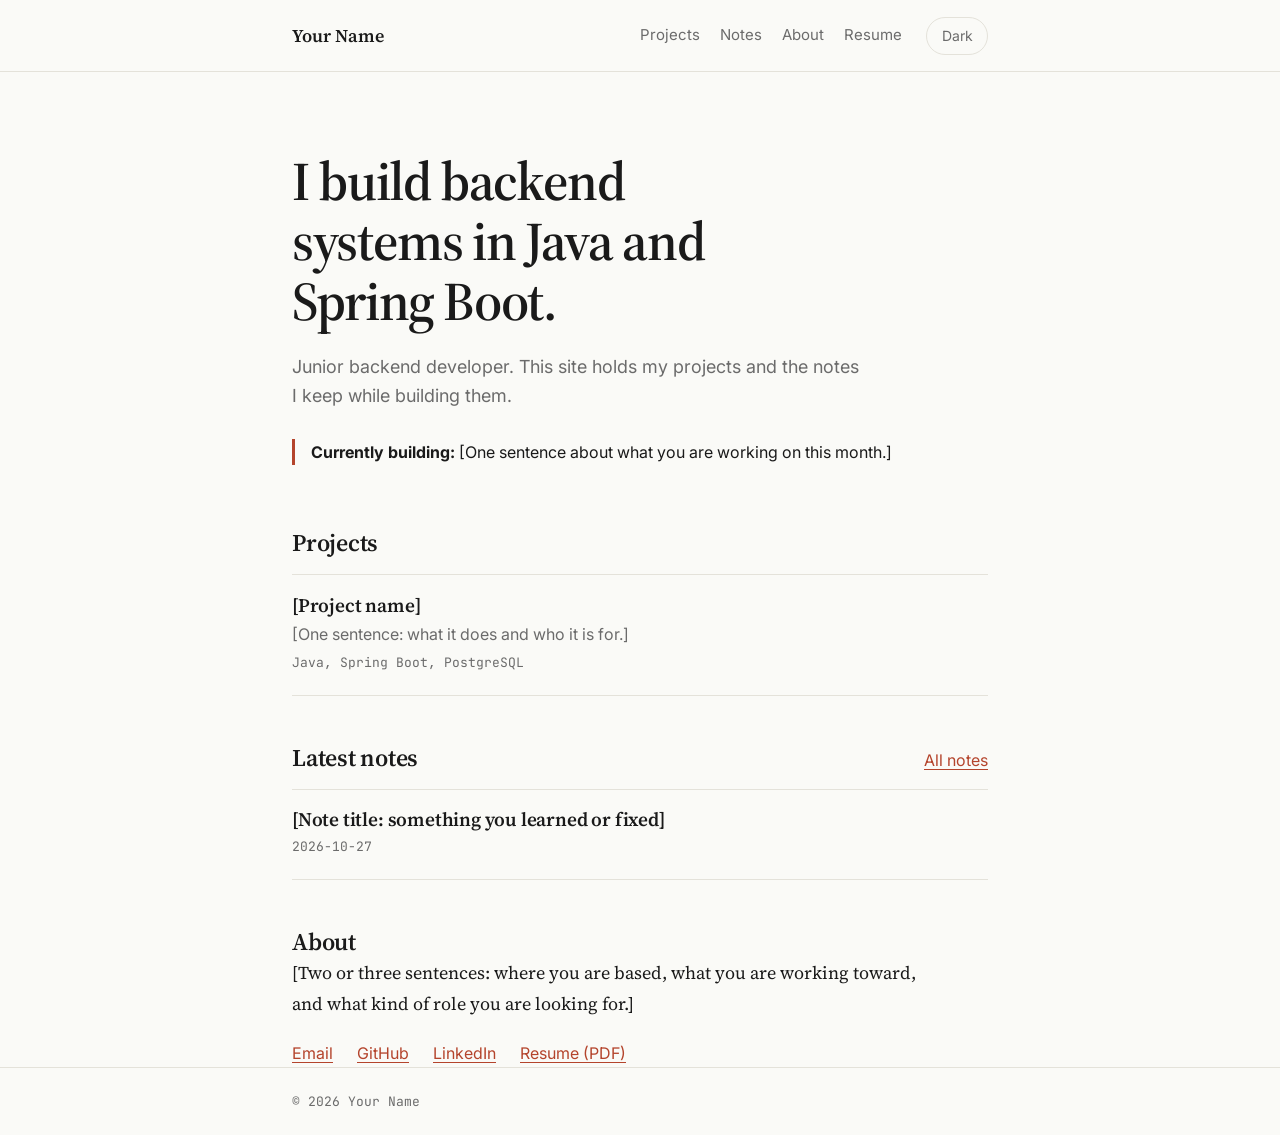
<file: index.html>
<!DOCTYPE html>
<html lang="en">

<head>
    <meta charset="UTF-8">
    <meta name="viewport" content="width=device-width, initial-scale=1, viewport-fit=cover">
    <title>Your Name — Junior Backend Developer</title>
    <meta name="description"
        content="Junior backend developer working in Java and Spring Boot. Projects and build notes.">
    <script>try {var t = localStorage.getItem("theme"); if (t) document.documentElement.dataset.theme = t} catch (e) { }</script>
    <link rel="preconnect" href="https://fonts.googleapis.com">
    <link rel="preconnect" href="https://fonts.gstatic.com" crossorigin>
    <link
        href="https://fonts.googleapis.com/css2?family=Inter:wght@400;500&family=JetBrains+Mono:wght@400&family=Source+Serif+4:ital,wght@0,400;0,600;1,400&display=swap"
        rel="stylesheet">
    <link rel="stylesheet" href="style.css">
</head>

<body>
    <header class="site-header">
        <div class="wrap">
            <a class="brand" href="index.html">Your Name</a>
            <nav aria-label="Main">
                <ul>
                    <li><a href="index.html#projects">Projects</a></li>
                    <li><a href="notes.html">Notes</a></li>
                    <li><a href="index.html#about">About</a></li>
                    <li><a href="resume.pdf">Resume</a></li>
                </ul>
            </nav>
            <button id="theme" type="button" aria-label="Switch between light and dark theme">Dark</button>
        </div>
    </header>
    <main class="wrap">

        <section class="hero">
            <h1>I build backend systems in Java and Spring Boot.</h1>
            <p class="lede">Junior backend developer. This site holds my projects and the notes I keep while building
                them.</p>
            <p class="now"><strong>Currently building:</strong> [One sentence about what you are working on this month.]
            </p>
        </section>

        <section class="block" id="projects">
            <div class="block-head">
                <h2>Projects</h2>
            </div>
            <ul class="rows">
                <!-- Copy this <li> for each project. Start with one real project, not three half-finished ones. -->
                <li><a href="project.html">
                        <h3>[Project name]</h3>
                        <p>[One sentence: what it does and who it is for.]</p>
                        <p class="meta">Java, Spring Boot, PostgreSQL</p>
                    </a></li>
            </ul>
        </section>

        <section class="block" id="notes">
            <div class="block-head">
                <h2>Latest notes</h2><a href="notes.html">All notes</a>
            </div>
            <ul class="rows">
                <li><a href="note.html">
                        <h3>[Note title: something you learned or fixed]</h3>
                        <p class="meta">2026-10-27</p>
                    </a></li>
            </ul>
        </section>

        <section class="block" id="about">
            <h2>About</h2>
            <div class="prose">
                <p>[Two or three sentences: where you are based, what you are working toward, and what kind of role you
                    are looking for.]</p>
            </div>
            <ul class="links">
                <li><a href="mailto:you@example.com">Email</a></li>
                <li><a href="https://github.com/your-username">GitHub</a></li>
                <li><a href="https://www.linkedin.com/in/your-username">LinkedIn</a></li>
                <li><a href="resume.pdf">Resume (PDF)</a></li>
            </ul>
        </section>

    </main>
    <footer class="site-footer">
        <div class="wrap">
            <p class="meta">© <span id="year">2026</span> Your Name</p>
        </div>
    </footer>
    <script src="script.js"></script>
</body>

</html>
</file>
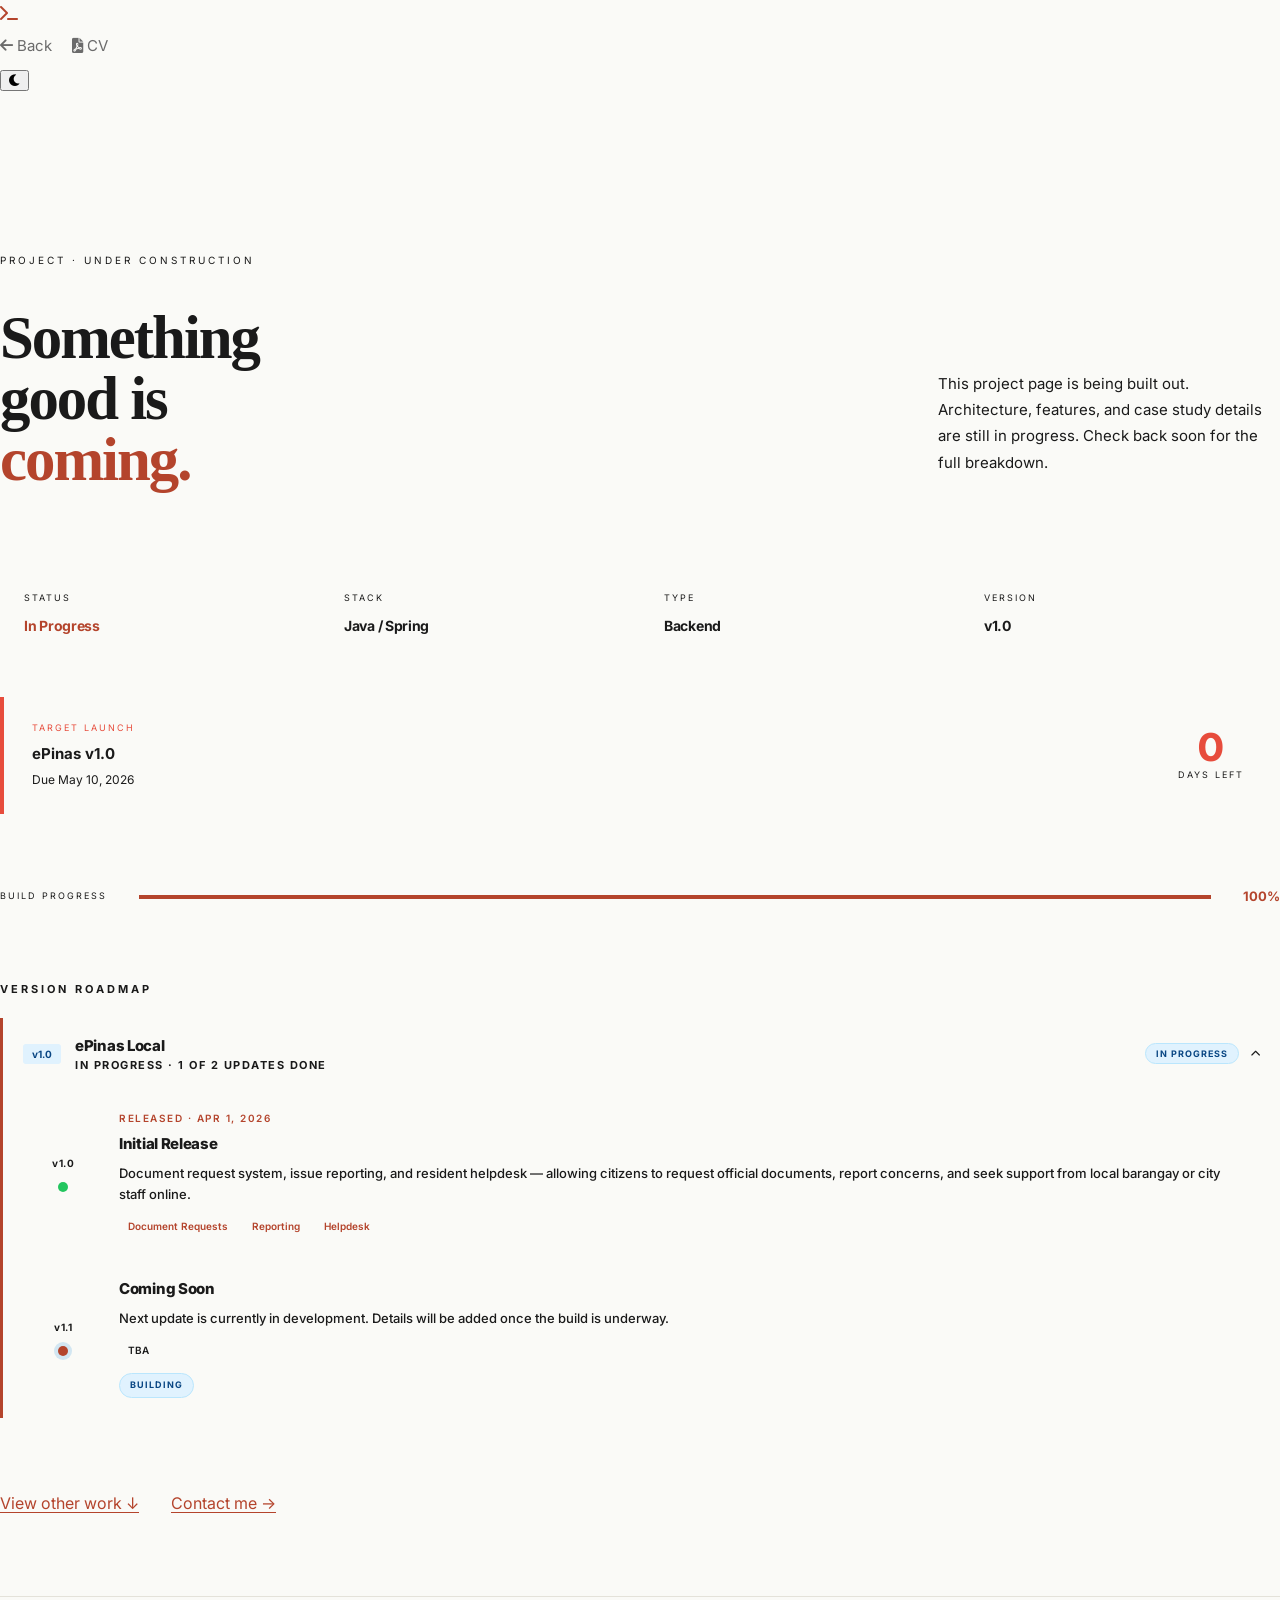
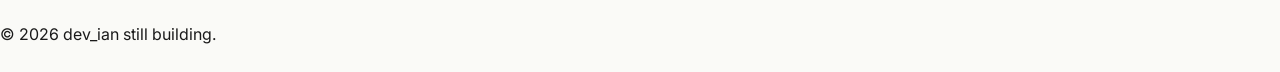
<file: epinas.html>
<!DOCTYPE html>
<html lang="en">
<head>
<meta charset="UTF-8">
<meta name="viewport" content="width=device-width,initial-scale=1.0">
<title>Portfolio — dev_ian</title>
<link rel="stylesheet" href="style.css">
<link rel="stylesheet" href="https://cdnjs.cloudflare.com/ajax/libs/font-awesome/6.0.0/css/all.min.css">
<link href="https://fonts.googleapis.com/css2?family=Inter:wght@300;400;500;700;800&display=swap" rel="stylesheet">

<style>
.cs-page {
    min-height: 100vh;
    display: flex;
    flex-direction: column;
}

.cs-main {
    flex: 1;
    padding-top: 60px;
    display: flex;
    align-items: center;
}

.cs-wrap {
    padding: 80px 0 80px;
    width: 100%;
}

.cs-eyebrow {
    font-family: var(--font-mono);
    font-size: 10px;
    letter-spacing: 3px;
    text-transform: uppercase;
    color: var(--text-faint);
    margin-bottom: 40px;
    margin-top: 20px;
}

.cs-header {
    display: flex;
    justify-content: space-between;
    align-items: flex-start;
    gap: 40px;
    padding-bottom: 40px;
    border-bottom: 1px solid var(--border-light);
    flex-wrap: wrap;
}

.cs-title {
    font-size: clamp(2.4rem, 6vw, 3.8rem);
    font-weight: 800;
    line-height: 1;
    letter-spacing: -2px;
    color: var(--text-main);
}

.cs-title em {
    font-style: normal;
    color: var(--accent);
}

.cs-sub {
    font-size: 15px;
    line-height: 1.75;
    color: var(--text-muted);
    max-width: 360px;
    border-left: 2px solid var(--border-light);
    padding-left: 18px;
    flex-shrink: 0;
    align-self: flex-end;
}

.cs-meta {
    display: grid;
    grid-template-columns: repeat(4, 1fr);
    border-top: 1px solid var(--border-light);
    border-left: 1px solid var(--border-light);
    margin-top: 40px;
}

.cs-meta-cell {
    padding: 20px 24px;
    border-right: 1px solid var(--border-light);
    border-bottom: 1px solid var(--border-light);
}

.cs-meta-label {
    font-family: var(--font-mono);
    font-size: 9px;
    letter-spacing: 2px;
    text-transform: uppercase;
    color: var(--text-faint);
    margin-bottom: 8px;
}

.cs-meta-value {
    font-size: 14px;
    font-weight: 700;
    color: var(--text-main);
    letter-spacing: -0.3px;
}

.cs-meta-value.accent { color: var(--accent); }

.cs-deadline {
    display: flex;
    align-items: stretch;
    border: 1px solid var(--border-light);
    border-left: 4px solid var(--accent);
    margin-top: 40px;
    background: var(--bg-card);
}

.cs-deadline-main {
    flex: 1;
    padding: 24px 28px;
    border-right: 1px solid var(--border-light);
}

.cs-deadline-label {
    font-family: var(--font-mono);
    font-size: 9px;
    letter-spacing: 2px;
    text-transform: uppercase;
    color: var(--accent);
    margin-bottom: 6px;
}

.cs-deadline-name {
    font-size: 15px;
    font-weight: 700;
    color: var(--text-main);
    margin-bottom: 4px;
}

.cs-deadline-date {
    font-family: var(--font-mono);
    font-size: 12px;
    color: var(--text-faint);
}

.cs-deadline-count {
    display: flex;
    flex-direction: column;
    align-items: center;
    justify-content: center;
    padding: 24px 36px;
    gap: 2px;
}

.cs-days-num {
    font-family: var(--font-mono);
    font-size: 2.4rem;
    font-weight: 800;
    color: var(--accent);
    line-height: 1;
}

.cs-days-label {
    font-family: var(--font-mono);
    font-size: 9px;
    letter-spacing: 2px;
    text-transform: uppercase;
    color: var(--text-faint);
}

.cs-deadline.urgent { border-left-color: #e67e22; }
.cs-deadline.urgent .cs-deadline-label,
.cs-deadline.urgent .cs-days-num { color: #e67e22; }
.cs-deadline.overdue { border-left-color: #e74c3c; }
.cs-deadline.overdue .cs-deadline-label,
.cs-deadline.overdue .cs-days-num { color: #e74c3c; }

.cs-progress {
    margin-top: 40px;
    padding-top: 32px;
    border-top: 1px solid var(--border-light);
    display: flex;
    align-items: center;
    gap: 32px;
}

.cs-progress-label {
    font-family: var(--font-mono);
    font-size: 9px;
    letter-spacing: 2px;
    text-transform: uppercase;
    color: var(--text-faint);
    white-space: nowrap;
}

.cs-bar-wrap {
    flex: 1;
    height: 4px;
    background: var(--border-light);
    overflow: hidden;
}

.cs-bar-fill {
    height: 100%;
    background: var(--accent);
    transition: width 1s ease;
}

.cs-progress-pct {
    font-family: var(--font-mono);
    font-size: 13px;
    font-weight: 700;
    color: var(--accent);
    white-space: nowrap;
}

.cs-cta {
    display: flex;
    gap: 32px;
    margin-top: 40px;
    padding-top: 32px;
    border-top: 1px solid var(--border-light);
    flex-wrap: wrap;
}

/* =========================================
   VERSION TIMELINE
   ========================================= */
.cs-versions {
    margin-top: 40px;
    padding-top: 32px;
    border-top: 1px solid var(--border-light);
}

.cs-versions-eyebrow {
    font-family: var(--font-mono);
    font-size: 11px;
    font-weight: bold;
    letter-spacing: 3px;
    text-transform: uppercase;
    color: var(--text-faint);
    margin-bottom: 20px;
}

.cv-major {
    border: 1px solid var(--border-light);
    margin-bottom: 12px;
    background: var(--bg-card);
    overflow: hidden;
}

.cv-major-current { border-left: 3px solid var(--accent); }
.cv-major-planned { opacity: 0.55; }

.cv-major-header {
    width: 100%;
    display: flex;
    justify-content: space-between;
    align-items: center;
    padding: 18px 20px;
    background: none;
    border: none;
    cursor: pointer;
    font-family: var(--font-family);
    color: var(--text-main);
    gap: 16px;
    transition: background-color 0.2s;
}

.cv-major-header:hover { background-color: var(--bg-body); }

.cv-major-left {
    display: flex;
    align-items: center;
    gap: 14px;
    text-align: left;
}

.cv-major-right {
    display: flex;
    align-items: center;
    gap: 12px;
    flex-shrink: 0;
}

.cv-major-name {
    font-size: 15px;
    font-weight: 800;
    color: var(--text-main);
    letter-spacing: -0.3px;
}

.cv-major-label {
    font-family: var(--font-mono);
    font-size: 11px;
    font-weight: bold;
    letter-spacing: 1.5px;
    text-transform: uppercase;
    color: var(--text-faint);
    margin-top: 3px;
}

.cv-major-badge {
    font-family: var(--font-mono);
    font-size: 10px;
    font-weight: 700;
    padding: 4px 9px;
    border-radius: 3px;
    border: 1px solid var(--border-light);
    white-space: nowrap;
    flex-shrink: 0;
}

.cv-badge-done { background:#dcfce7; color:#166534; border-color:#bbf7d0; }
.cv-badge-current { background:#e0f2fe; color:#094683; border-color:#bae6fd; }
.cv-badge-planned { background:var(--bg-body); color:var(--text-faint); }

[data-theme="dark"] .cv-badge-done { background:#052e16; color:#86efac; border-color:#166534; }
[data-theme="dark"] .cv-badge-current { background:#0c2340; color:#7dd3fc; border-color:#185fa5; }

.cv-status-done {
    font-family: var(--font-mono);
    font-size: 9px;
    font-weight: 700;
    letter-spacing: 1px;
    text-transform: uppercase;
    padding: 4px 10px;
    border-radius: 20px;
    background: #dcfce7;
    color: #166534;
    border: 1px solid #bbf7d0;
    white-space: nowrap;
}

.cv-status-current {
    font-family: var(--font-mono);
    font-size: 9px;
    font-weight: 700;
    letter-spacing: 1px;
    text-transform: uppercase;
    padding: 4px 10px;
    border-radius: 20px;
    background: #e0f2fe;
    color: #094683;
    border: 1px solid #bae6fd;
    white-space: nowrap;
}

.cv-pill-planned {
    font-family: var(--font-mono);
    font-size: 9px;
    font-weight: 700;
    letter-spacing: 1px;
    text-transform: uppercase;
    padding: 4px 10px;
    border-radius: 20px;
    background: var(--bg-body);
    color: var(--text-faint);
    border: 1px solid var(--border-light);
    white-space: nowrap;
}

[data-theme="dark"] .cv-status-done { background:#052e16; color:#86efac; border-color:#166534; }
[data-theme="dark"] .cv-status-current { background:#0c2340; color:#7dd3fc; border-color:#185fa5; }

.cv-chevron {
    font-size: 10px;
    color: var(--text-faint);
    transition: transform 0.3s ease;
    flex-shrink: 0;
}

.cv-major.cv-open .cv-chevron { transform: rotate(180deg); }

.cv-minor-list {
    border-top: 1px solid var(--border-light);
    max-height: 800px;
    overflow: hidden;
    transition: max-height 0.4s ease;
}

.cv-minor-list.cv-collapsed {
    max-height: 0;
    border-top: none;
}

.cv-minor {
    display: grid;
    grid-template-columns: 72px 1fr auto;
    gap: 20px;
    align-items: center;
    padding: 20px 24px;
    border-bottom: 1px solid var(--border-light);
    text-decoration: none;
    color: inherit;
    position: relative;
    transition: background-color 0.2s;
}

.cv-minor:last-child { border-bottom: none; }

.cv-minor-done { cursor: pointer; }
.cv-minor-done:hover { background-color: var(--bg-body); }
.cv-minor-done:hover .cv-minor-name { color: var(--accent); }
.cv-minor-done:hover .cv-arrow { opacity: 1; transform: translate(2px,-2px); }

.cv-minor-active { cursor: default; background-color: var(--bg-body); }
.cv-minor-planned { cursor: default; opacity: 0.5; }

.cv-minor-left {
    display: flex;
    flex-direction: column;
    align-items: center;
    gap: 10px;
}

.cv-minor-tag {
    font-family: var(--font-mono);
    font-size: 10px;
    font-weight: 700;
    letter-spacing: 0.5px;
    color: var(--text-muted);
    white-space: nowrap;
}

.cv-minor-dot {
    width: 10px;
    height: 10px;
    border-radius: 50%;
    flex-shrink: 0;
}

.cv-dot-done { background: #22c55e; }
.cv-dot-active {
    background: var(--accent);
    box-shadow: 0 0 0 4px rgba(52,152,219,0.2);
    animation: pulse 2s infinite;
}
.cv-dot-planned { background: var(--border-light); }

.cv-minor-info {
    display: flex;
    flex-direction: column;
    gap: 6px;
}

.cv-minor-date {
    font-family: var(--font-mono);
    font-size: 10px;
    font-weight: bold;
    letter-spacing: 1.5px;
    text-transform: uppercase;
    color: var(--accent);
    font-weight: 600;
}

.cv-minor-name {
    font-size: 15px;
    font-weight: 800;
    color: var(--text-main);
    letter-spacing: -0.3px;
    transition: color 0.2s;
}

.cv-minor-desc {
    font-size: 13px;
    font-weight: 500;
    color: var(--text-muted);
    line-height: 1.6;
}

.cv-minor-chips {
    display: flex;
    flex-wrap: wrap;
    gap: 6px;
    margin-top: 4px;
}

.cv-chip {
    font-family: var(--font-mono);
    font-size: 10px;
    font-weight: 600;
    padding: 3px 9px;
    border-radius: 3px;
    background: var(--bg-body);
    color: var(--text-muted);
    border: 1px solid var(--border-light);
}

.cv-minor-done .cv-chip {
    background: var(--tag-bg);
    color: var(--accent);
}

.cv-arrow {
    font-size: 16px;
    color: var(--accent);
    opacity: 0;
    flex-shrink: 0;
    transition: all 0.2s ease;
}

/* =========================================
   MOBILE
   ========================================= */
@media (max-width: 768px) {
    .cs-wrap { padding: 48px 0 60px; }
    .container { padding: 0 20px; }

    .cs-header { flex-direction: column; gap: 24px; }

    .cs-sub {
        max-width: 100%;
        align-self: flex-start;
        font-size: 14px;
    }

    .cs-meta { grid-template-columns: 1fr 1fr; }
    .cs-meta-cell { padding: 16px 18px; }

    .cs-deadline { flex-direction: column; }

    .cs-deadline-main {
        border-right: none;
        border-bottom: 1px solid var(--border-light);
        padding: 20px;
    }

    .cs-deadline-count {
        flex-direction: row;
        justify-content: flex-start;
        align-items: baseline;
        padding: 16px 20px;
        gap: 10px;
    }

    .cs-days-num { font-size: 1.8rem; }

    .cs-progress {
        flex-wrap: nowrap;
        gap: 12px;
        align-items: center;
    }

    .cs-progress-label { font-size: 8px; }
    .cs-progress-pct { font-size: 12px; flex-shrink: 0; }
    .cs-bar-wrap { flex: 1; min-width: 0; }

    .cs-cta { gap: 20px; flex-direction: column; }
    .cta-link { font-size: 11px; }

    .cv-minor {
        grid-template-columns: 52px 1fr;
        gap: 14px;
        padding: 16px;
    }

    .cv-minor-active {
        grid-template-columns: 52px 1fr;
    }

    .cv-minor-active .cv-status-current {
        display: block;
        font-size: 8px;
        padding: 3px 8px;
        width: fit-content;
        margin-top: 6px;
    }

    .cv-arrow { display: none; }
    .cv-pill-planned { display: none; }

    .cv-minor-done::after {
        content: '↗';
        position: absolute;
        top: 16px;
        right: 16px;
        font-size: 13px;
        color: var(--accent);
        opacity: 0.5;
    }

    .cv-major-right .cv-status-done,
    .cv-major-right .cv-status-current,
    .cv-major-right .cv-pill-planned { display: none; }
}

@media (max-width: 480px) {
    .cs-title { font-size: clamp(2rem, 12vw, 2.8rem); letter-spacing: -1px; }
    .cs-eyebrow { font-size: 9px; }
    .cs-meta-cell { padding: 14px 16px; }
}
</style>
</head>

<body>

<header>
    <div class="container header-content">
        <a href="index.html" class="logo">
            <i class="fas fa-terminal"></i>
        </a>
        <nav id="mainNav">
            <ul>
                <li><a href="index.html"><i class="fas fa-arrow-left"></i> Back</a></li>
                <li>
                    <a href="Ian_Backend_Resume.pdf" target="_blank" class="nav-resume-btn">
                        <i class="fas fa-file-pdf"></i> CV
                    </a>
                </li>
            </ul>
        </nav>
        <button id="themeToggle" class="theme-toggle-btn">
            <i class="fas fa-moon" id="themeIcon"></i>
        </button>
    </div>
</header>

<div class="cs-page">
    <section class="cs-main">
        <div class="container cs-wrap">

            <div class="cs-eyebrow">Project · Under Construction</div>

            <div class="cs-header">
                <h1 class="cs-title">
                    Something<br>
                    good is<br>
                    <em>coming.</em>
                </h1>
                <p class="cs-sub">
                    This project page is being built out. Architecture,
                    features, and case study details are still in progress.
                    Check back soon for the full breakdown.
                </p>
            </div>

            <div class="cs-meta">
                <div class="cs-meta-cell">
                    <div class="cs-meta-label">Status</div>
                    <div class="cs-meta-value accent">In Progress</div>
                </div>
                <div class="cs-meta-cell">
                    <div class="cs-meta-label">Stack</div>
                    <div class="cs-meta-value">Java / Spring</div>
                </div>
                <div class="cs-meta-cell">
                    <div class="cs-meta-label">Type</div>
                    <div class="cs-meta-value">Backend</div>
                </div>
                <div class="cs-meta-cell">
                    <div class="cs-meta-label">Version</div>
                    <div class="cs-meta-value">v1.0</div>
                </div>
            </div>

            <div class="cs-deadline" id="csDeadline">
                <div class="cs-deadline-main">
                    <div class="cs-deadline-label">Target Launch</div>
                    <div class="cs-deadline-name" id="csName">Project Launch</div>
                    <div class="cs-deadline-date" id="csDate">Loading...</div>
                </div>
                <div class="cs-deadline-count">
                    <div class="cs-days-num" id="csDays">--</div>
                    <div class="cs-days-label">Days Left</div>
                </div>
            </div>

            <div class="cs-progress">
                <span class="cs-progress-label">Build Progress</span>
                <div class="cs-bar-wrap">
                    <div class="cs-bar-fill" id="csBarFill" style="width: 0%"></div>
                </div>
                <span class="cs-progress-pct" id="csPct">0%</span>
            </div>

            <!-- VERSION TIMELINE -->
            <div class="cs-versions">
                <div class="cs-versions-eyebrow">Version Roadmap</div>

                <!-- V1 — CURRENT -->
                <div class="cv-major cv-major-current">
                    <button class="cv-major-header" onclick="toggleMajor(this)">
                        <div class="cv-major-left">
                            <span class="cv-major-badge cv-badge-current">v1.0</span>
                            <div>
                                <div class="cv-major-name">ePinas Local</div>
                                <div class="cv-major-label">In Progress · 1 of 2 updates done</div>
                            </div>
                        </div>
                        <div class="cv-major-right">
                            <span class="cv-status-current">In Progress</span>
                            <i class="fas fa-chevron-down cv-chevron"></i>
                        </div>
                    </button>
                    <div class="cv-minor-list">

                        <!-- v1.0 — DONE -->
                        <a href="project-template.html" class="cv-minor cv-minor-done">
                            <div class="cv-minor-left">
                                <span class="cv-minor-tag">v1.0</span>
                                <div class="cv-minor-dot cv-dot-done"></div>
                            </div>
                            <div class="cv-minor-info">
                                <div class="cv-minor-date">Released · Apr 1, 2026</div>
                                <div class="cv-minor-name">Initial Release</div>
                                <div class="cv-minor-desc">Document request system, issue reporting, and resident helpdesk — allowing citizens to request official documents, report concerns, and seek support from local barangay or city staff online.</div>
                                <div class="cv-minor-chips">
                                    <span class="cv-chip">Document Requests</span>
                                    <span class="cv-chip">Reporting</span>
                                    <span class="cv-chip">Helpdesk</span>
                                </div>
                            </div>
                            <span class="cv-arrow">↗</span>
                        </a>

                        <!-- v1.1 — BUILDING -->
                        <div class="cv-minor cv-minor-active">
                            <div class="cv-minor-left">
                                <span class="cv-minor-tag">v1.1</span>
                                <div class="cv-minor-dot cv-dot-active"></div>
                            </div>
                            <div class="cv-minor-info">
                                <div class="cv-minor-name">Coming Soon</div>
                                <div class="cv-minor-desc">Next update is currently in development. Details will be added once the build is underway.</div>
                                <div class="cv-minor-chips">
                                    <span class="cv-chip">TBA</span>
                                </div>
                                <span class="cv-status-current" style="font-size:9px; margin-top:6px; width:fit-content;">Building</span>
                            </div>
                        </div>

                    </div>
                </div>

            </div>
            <!-- END VERSION TIMELINE -->

            <div class="cs-cta">
                <a href="index.html#work" class="cta-link">View other work <span>↓</span></a>
                <a href="mailto:your.email@example.com" class="cta-link">Contact me <span>→</span></a>
            </div>

        </div>
    </section>

    <footer class="site-footer">
        <div class="container footer-inner">
            <span class="footer-mono">© 2026 dev_ian</span>
            <span class="footer-mono">still building.</span>
        </div>
    </footer>
</div>

<script>
    const START_DATE   = '2026-04-01';
    const TARGET_DATE  = '2026-05-10';
    const PROJECT_NAME = 'ePinas v1.0';

    function updateTimer() {
        const start  = new Date(START_DATE);
        const target = new Date(TARGET_DATE);
        const today  = new Date();
        [start, target, today].forEach(d => d.setHours(0,0,0,0));

        const totalDays = Math.ceil((target - start)  / 864e5);
        const daysLeft  = Math.ceil((target - today)  / 864e5);
        const elapsed   = totalDays - daysLeft;
        const pct       = Math.min(100, Math.max(0, Math.round((elapsed / totalDays) * 100)));

        const el = document.getElementById('csDeadline');
        document.getElementById('csName').textContent = PROJECT_NAME;
        document.getElementById('csDays').textContent = daysLeft > 0 ? daysLeft : 0;
        document.getElementById('csDate').textContent =
            'Due ' + target.toLocaleDateString('en-US', { year:'numeric', month:'long', day:'numeric' });
        document.getElementById('csBarFill').style.width = pct + '%';
        document.getElementById('csPct').textContent = pct + '%';

        el.classList.remove('urgent','overdue');
        if (daysLeft <= 0) el.classList.add('overdue');
        else if (daysLeft <= 14) el.classList.add('urgent');
    }

    updateTimer();

    function toggleMajor(btn) {
        const major = btn.closest('.cv-major');
        const list  = major.querySelector('.cv-minor-list');
        const isOpen = major.classList.contains('cv-open');
        if (isOpen) {
            major.classList.remove('cv-open');
            list.classList.add('cv-collapsed');
        } else {
            major.classList.add('cv-open');
            list.classList.remove('cv-collapsed');
        }
    }

    document.querySelectorAll('.cv-major-current').forEach(el => {
        el.classList.add('cv-open');
        el.querySelector('.cv-minor-list')?.classList.remove('cv-collapsed');
    });

    const toggle = document.getElementById('themeToggle');
    const icon   = document.getElementById('themeIcon');

    function applyTheme(dark) {
        document.body.setAttribute('data-theme', dark ? 'dark' : 'light');
        icon.className = dark ? 'fas fa-sun' : 'fas fa-moon';
    }

    applyTheme(localStorage.getItem('theme') === 'dark');

    toggle.addEventListener('click', () => {
        const isDark = document.body.getAttribute('data-theme') === 'dark';
        localStorage.setItem('theme', isDark ? 'light' : 'dark');
        applyTheme(!isDark);
    });
</script>

</body>
</html>
</file>
<file: style.css>
:root {
    --bg: #FAFAF7;
    --text: #1A1A1A;
    --muted: #6B6B6B;
    --accent: #B4442C;
    --line: #E4E2DA;
    --serif: "Source Serif 4", Georgia, serif;
    --sans: "Inter", system-ui, sans-serif;
    --mono: "JetBrains Mono", ui-monospace, monospace;
    color-scheme: light
}

@media (prefers-color-scheme:dark) {
    :root:not([data-theme="light"]) {
        --bg: #141414;
        --text: #EDEDE8;
        --muted: #9A9A94;
        --accent: #E8795F;
        --line: #2C2C2A;
        color-scheme: dark
    }
}

:root[data-theme="dark"] {
    --bg: #141414;
    --text: #EDEDE8;
    --muted: #9A9A94;
    --accent: #E8795F;
    --line: #2C2C2A;
    color-scheme: dark
}

*,
*::before,
*::after {
    box-sizing: border-box
}

body {
    margin: 0;
    background: var(--bg);
    color: var(--text);
    font: 400 1rem/1.65 var(--sans);
    -webkit-text-size-adjust: 100%
}

h1,
h2,
h3 {
    font-family: var(--serif);
    font-weight: 600;
    line-height: 1.2;
    letter-spacing: -.01em;
    margin: 0
}

a {
    color: var(--accent);
    text-underline-offset: .2em
}

a:focus-visible,
button:focus-visible {
    outline: 2px solid var(--accent);
    outline-offset: 3px
}

code {
    font-family: var(--mono);
    font-size: .9em
}

pre {
    font: .875rem/1.6 var(--mono);
    overflow-x: auto;
    padding: 1rem;
    border: 1px solid var(--line);
    border-radius: 6px
}

.wrap {
    width: 100%;
    max-width: 46rem;
    margin: 0 auto;
    padding: 0 1.25rem
}

.meta {
    font: 400 .8125rem/1.5 var(--mono);
    color: var(--muted);
    margin: 0
}

/* header */
.site-header {
    border-bottom: 1px solid var(--line);
    padding-top: env(safe-area-inset-top, 0px)
}

.site-header .wrap {
    display: flex;
    flex-wrap: wrap;
    align-items: center;
    gap: .5rem 1.5rem;
    padding-block: 1rem
}

.brand {
    font: 600 1.125rem var(--serif);
    color: var(--text);
    text-decoration: none;
    margin-right: auto
}

nav ul {
    display: flex;
    flex-wrap: wrap;
    gap: .25rem 1.25rem;
    list-style: none;
    margin: 0;
    padding: 0
}

nav a {
    display: inline-block;
    padding: .45rem 0;
    color: var(--muted);
    text-decoration: none;
    font-size: .9375rem
}

nav a:hover,
nav a[aria-current] {
    color: var(--text)
}

nav a[aria-current] {
    text-decoration: underline;
    text-decoration-color: var(--accent);
    text-underline-offset: .35em
}

#theme {
    font: inherit;
    font-size: .875rem;
    color: var(--muted);
    background: none;
    border: 1px solid var(--line);
    border-radius: 999px;
    padding: .4rem .9rem;
    min-height: 2.25rem;
    cursor: pointer
}

#theme:hover {
    color: var(--text);
    border-color: var(--muted)
}

/* home */
main {
    padding-bottom: 4rem
}

.hero {
    padding: clamp(2.5rem, 8vw, 5rem) 0 1rem
}

.hero h1 {
    font-size: clamp(2.1rem, 6vw, 3.4rem);
    line-height: 1.1;
    letter-spacing: -.025em;
    max-width: 18ch
}

.lede {
    font-size: 1.125rem;
    color: var(--muted);
    max-width: 36rem;
    margin: 1.25rem 0 1.75rem
}

.now {
    border-left: 3px solid var(--accent);
    padding-left: 1rem;
    margin: 0
}

.block {
    padding-top: 3rem
}

.block-head {
    display: flex;
    justify-content: space-between;
    align-items: baseline;
    gap: 1rem;
    margin-bottom: 1rem
}

.block h2 {
    font-size: 1.5rem
}

.rows {
    list-style: none;
    margin: 0;
    padding: 0;
    border-top: 1px solid var(--line)
}

.rows li {
    border-bottom: 1px solid var(--line)
}

.rows a {
    display: block;
    padding: 1.15rem 0;
    color: inherit;
    text-decoration: none
}

.rows h3 {
    font-size: 1.2rem;
    margin-bottom: .25rem
}

.rows p {
    margin: 0 0 .25rem;
    color: var(--muted)
}

.rows .meta {
    margin-top: .35rem
}

.rows a:hover h3 {
    color: var(--accent)
}

.links {
    display: flex;
    flex-wrap: wrap;
    gap: .5rem 1.5rem;
    list-style: none;
    padding: 0;
    margin: 1rem 0 0
}

/* project and note pages */
.article {
    padding-top: clamp(2rem, 6vw, 3.5rem)
}

.article h1 {
    font-size: clamp(1.9rem, 5vw, 2.75rem);
    letter-spacing: -.02em;
    margin-bottom: .75rem
}

.summary {
    font-size: 1.125rem;
    color: var(--muted);
    margin: 0 0 1.5rem;
    max-width: 40rem
}

.article h2 {
    font-size: 1.5rem;
    margin: 2.5rem 0 .75rem
}

.prose {
    max-width: 40rem;
    font-family: var(--serif);
    font-size: 1.125rem;
    line-height: 1.75
}

.prose p {
    margin: 0 0 1.15em
}

.facts {
    display: grid;
    grid-template-columns: max-content 1fr;
    gap: .35rem 1.5rem;
    margin: 0;
    padding: 1rem 0;
    border-block: 1px solid var(--line)
}

.facts dt {
    color: var(--muted)
}

.facts dd {
    margin: 0
}

.entry {
    padding: 1.25rem 0;
    border-bottom: 1px solid var(--line);
    max-width: 40rem
}

.entry h3 {
    font-size: 1.15rem;
    margin: .25rem 0 .5rem
}

.entry p {
    margin: 0
}

.back {
    display: inline-block;
    margin-top: 2rem
}

.site-footer {
    border-top: 1px solid var(--line);
    padding: 1.5rem 0 calc(1.5rem + env(safe-area-inset-bottom, 0px))
}
</file>
